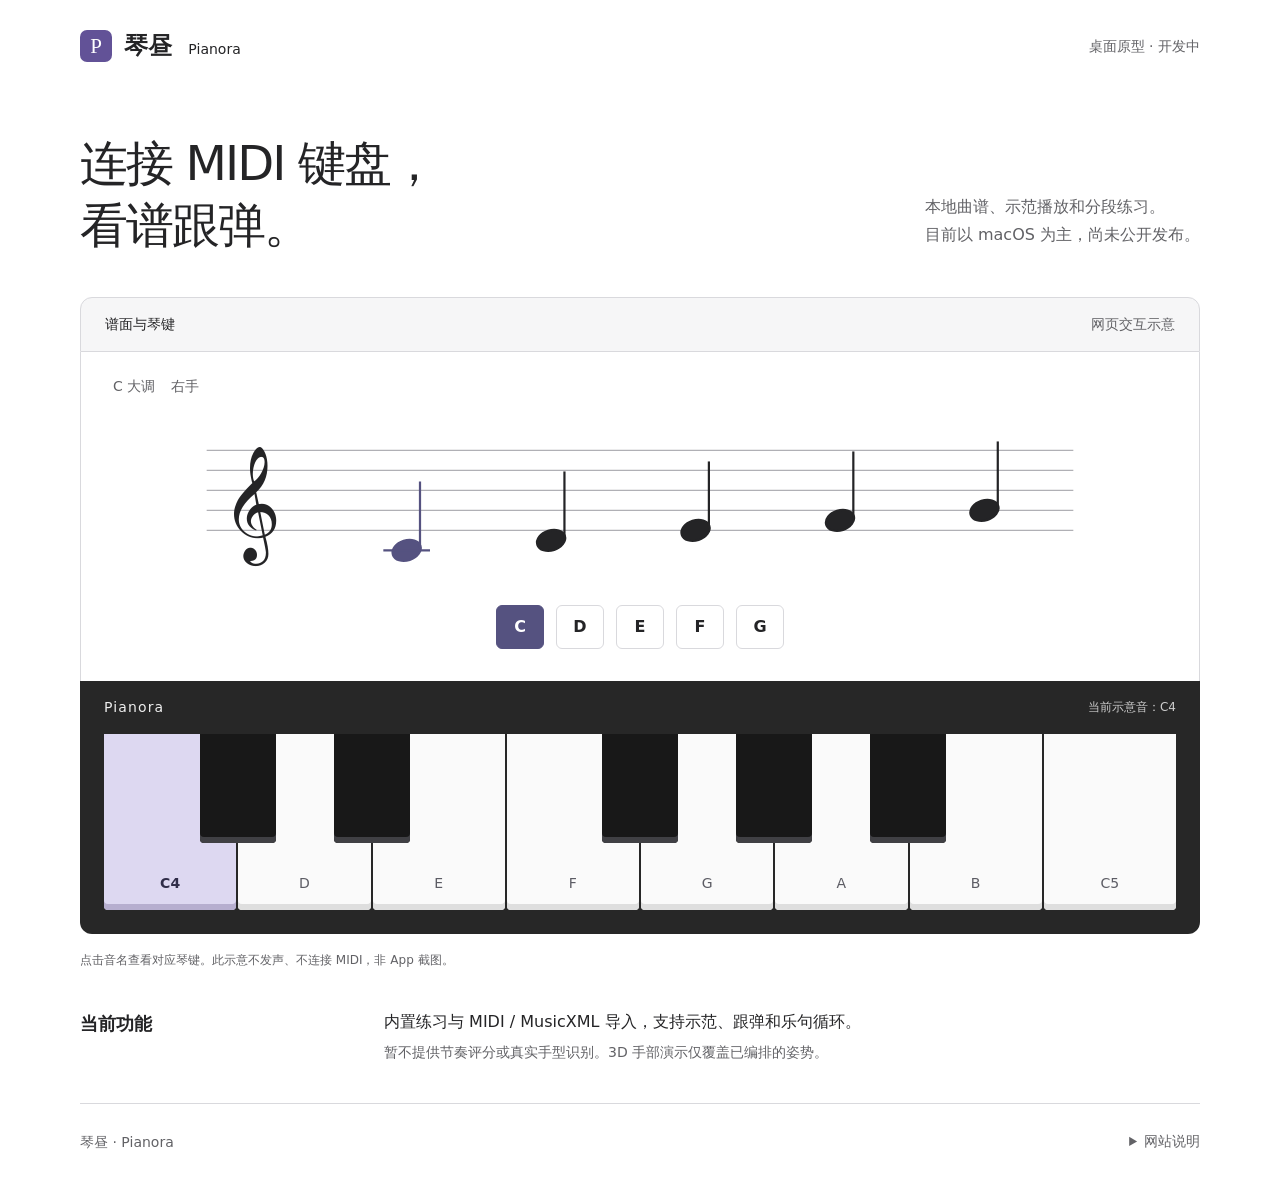
<file: website/index.html>
<!doctype html>
<html lang="zh-CN">
<head>
<meta charset="utf-8">
<meta name="viewport" content="width=device-width,initial-scale=1">
<meta name="color-scheme" content="light dark">
<meta name="robots" content="noindex,follow">
<title>琴昼 Pianora · 钢琴练习</title>
<meta name="description" content="连接 MIDI 键盘，看谱跟弹。琴昼是开发中的本地桌面钢琴练习软件，尚未公开发布。">
<meta property="og:title" content="琴昼 Pianora · 钢琴练习">
<meta property="og:description" content="连接 MIDI 键盘，看谱跟弹。桌面原型，开发中。">
<meta property="og:type" content="website">
<link rel="icon" href="icon.svg" type="image/svg+xml">
<link rel="stylesheet" href="style.css?v=2">
<script src="site.js?v=2" defer></script>
</head>
<body>
<a class="skip" href="#main">跳至正文</a>
<header><a class="brand" href="./" aria-current="page"><img src="icon.svg" alt="" width="32" height="32"><span>琴昼 <small>Pianora</small></span></a><span class="status">桌面原型 · 开发中</span></header>
<main id="main">
<section class="intro"><h1>连接 MIDI 键盘，<br>看谱跟弹。</h1><p>本地曲谱、示范播放和分段练习。<br>目前以 macOS 为主，尚未公开发布。</p></section>
<figure class="practice">
<div class="practice-heading"><span>谱面与琴键</span><span class="caption-label">网页交互示意</span></div>
<div class="score-area">
<div class="score-label"><span>C 大调</span><span>右手</span></div>
<svg class="score" viewBox="0 0 900 180" role="img" aria-label="C4、D4、E4、F4、G4 五个音符的谱面示意">
<g class="staff"><path d="M60 48H840 M60 66H840 M60 84H840 M60 102H840 M60 120H840"/></g>
<text x="74" y="126" class="clef">&#119070;</text>
<g class="score-note selected" data-note="C"><ellipse cx="240" cy="138" rx="13" ry="9" transform="rotate(-18 240 138)"/><path d="M252 136V76 M219 138H261"/></g>
<g class="score-note" data-note="D"><ellipse cx="370" cy="129" rx="13" ry="9" transform="rotate(-18 370 129)"/><path d="M382 127V67"/></g>
<g class="score-note" data-note="E"><ellipse cx="500" cy="120" rx="13" ry="9" transform="rotate(-18 500 120)"/><path d="M512 118V58"/></g>
<g class="score-note" data-note="F"><ellipse cx="630" cy="111" rx="13" ry="9" transform="rotate(-18 630 111)"/><path d="M642 109V49"/></g>
<g class="score-note" data-note="G"><ellipse cx="760" cy="102" rx="13" ry="9" transform="rotate(-18 760 102)"/><path d="M772 100V40"/></g>
</svg>
<div class="note-picker" role="group" aria-label="选择示意音符">
<button type="button" data-note="C" aria-pressed="true">C</button>
<button type="button" data-note="D" aria-pressed="false">D</button>
<button type="button" data-note="E" aria-pressed="false">E</button>
<button type="button" data-note="F" aria-pressed="false">F</button>
<button type="button" data-note="G" aria-pressed="false">G</button>
</div>
</div>
<div class="instrument">
<div class="instrument-label"><span>Pianora</span><output id="current-note" aria-live="polite">当前示意音：C4</output></div>
<div class="keyboard" role="img" aria-label="一组钢琴琴键，当前高亮 C4">
<div class="white selected" data-note="C"><span>C4</span></div><div class="white" data-note="D"><span>D</span></div><div class="white" data-note="E"><span>E</span></div><div class="white" data-note="F"><span>F</span></div><div class="white" data-note="G"><span>G</span></div><div class="white"><span>A</span></div><div class="white"><span>B</span></div><div class="white"><span>C5</span></div>
<i class="black b1"></i><i class="black b2"></i><i class="black b3"></i><i class="black b4"></i><i class="black b5"></i>
</div>
</div>
<figcaption>点击音名查看对应琴键。此示意不发声、不连接 MIDI，非 App 截图。</figcaption>
</figure>
<section class="current" aria-label="当前功能与进度">
<h2>当前功能</h2>
<div><p>内置练习与 MIDI / MusicXML 导入，支持示范、跟弹和乐句循环。</p><p class="muted">暂不提供节奏评分或真实手型识别。3D 手部演示仅覆盖已编排的姿势。</p></div>
</section>
</main>
<footer><span>琴昼 · Pianora</span><details><summary>网站说明</summary><p>本页为开发预览，无统计、表单或账户功能。上述交互只用于解释谱面与琴键关系。</p></details></footer>
</body>
</html>
</file>
<file: website/style.css>
:root { color-scheme: light dark; --bg: #fff; --ink: #242426; --muted: #626266; --line: #d9d9dd; --surface: #f6f6f7; --accent: #555280; --active: #ddd8f1; }
* { box-sizing: border-box; }
body { margin: 0; background: var(--bg); color: var(--ink); font: 16px/1.5 Manrope, system-ui, -apple-system, "PingFang SC", sans-serif; }
header, main, footer { width: min(1120px, calc(100% - 80px)); margin: auto; }
header { display: flex; align-items: center; justify-content: space-between; gap: 24px; padding: 24px 0; }
a { color: inherit; text-underline-offset: 4px; }
a:hover { color: var(--accent); }
a:focus-visible, button:focus-visible, summary:focus-visible { outline: 3px solid var(--accent); outline-offset: 5px; }
.brand { display: flex; align-items: center; gap: 12px; text-decoration: none; min-height: 44px; font-size: 24px; line-height: 32px; font-weight: 600; }
.brand small { font-size: 14px; line-height: 20px; font-weight: 400; margin-left: 8px; }
.status, .caption-label { color: var(--muted); font-size: 14px; line-height: 20px; }
.skip { position: fixed; top: -80px; left: 16px; z-index: 5; background: var(--bg); padding: 12px; }
.skip:focus { top: 16px; }
h1, h2, p { margin: 0; }
h1, h2 { text-wrap: balance; }
p { text-wrap: pretty; }
.intro { display: flex; justify-content: space-between; gap: 40px; align-items: end; padding: 40px 0; }
h1 { font-size: 48px; line-height: 1.3; letter-spacing: -.04em; font-weight: 500; }
.intro p { color: var(--muted); line-height: 28px; padding-bottom: 8px; }
.practice { margin: 0; }
.practice-heading { display: flex; justify-content: space-between; gap: 16px; padding: 16px 24px; border: 1px solid var(--line); border-radius: 12px 12px 0 0; background: var(--surface); font-size: 14px; }
.score-area { border-left: 1px solid var(--line); border-right: 1px solid var(--line); padding: 24px 32px 32px; }
.score-label { display: flex; gap: 16px; color: var(--muted); font-size: 14px; }
.score { width: 100%; height: auto; display: block; max-height: 200px; margin: 0 0 8px; }
.staff { stroke: #b0b0b5; stroke-width: 1; fill: none; }
.clef { fill: var(--ink); font: 90px "Apple Symbols", "Noto Music", serif; }
.score-note { fill: var(--ink); stroke: var(--ink); stroke-width: 2; }
.score-note.selected { fill: var(--accent); stroke: var(--accent); }
.note-picker { display: flex; justify-content: center; gap: 12px; }
.note-picker button { color: var(--ink); background: var(--bg); border: 1px solid var(--line); border-radius: 6px; min-width: 48px; min-height: 44px; padding: 8px 12px; font-family: inherit; font-size: 16px; line-height: 24px; font-weight: 600; cursor: pointer; transition: background .15s cubic-bezier(.2,.7,.3,1); }
.note-picker button:hover { background: var(--surface); }
.note-picker button[aria-pressed="true"] { background: var(--accent); color: #fff; border-color: var(--accent); }
.note-picker button:active { transform: translateY(1px); }
.instrument { background: #272727; padding: 16px 24px 24px; border-radius: 0 0 12px 12px; }
.instrument-label { display: flex; align-items: center; justify-content: space-between; gap: 16px; padding-bottom: 16px; color: #eee; font-size: 14px; }
.instrument-label > span { letter-spacing: .08em; }
#current-note { color: #ccc; font-size: 12px; line-height: 16px; }
.keyboard { display: flex; position: relative; gap: 2px; height: 176px; }
.white { flex: 1; position: relative; background: #fafafa; border-radius: 0 0 4px 4px; box-shadow: inset 0 -6px #dedede; }
.white span { position: absolute; bottom: 16px; left: 0; right: 0; text-align: center; color: #5c5c64; font-size: 14px; }
.white.selected { background: var(--active); box-shadow: inset 0 -6px #b6aecf; }
.white.selected span { color: #302d49; font-weight: 700; }
.black { position: absolute; top: 0; width: 7%; height: 62%; background: #181818; border-radius: 0 0 4px 4px; box-shadow: inset 0 -6px #404044; }
.b1 { left: 9%; }.b2 { left: 21.5%; }.b3 { left: 46.5%; }.b4 { left: 59%; }.b5 { left: 71.5%; }
figcaption { font-size: 12px; line-height: 20px; color: var(--muted); padding-top: 16px; }
.current { display: grid; grid-template-columns: 1fr 3fr; gap: 32px; padding: 40px 0; }
.current h2 { font-size: 18px; line-height: 28px; font-weight: 600; }
.current p + p { margin-top: 8px; }
.muted { color: var(--muted); font-size: 14px; }
footer { border-top: 1px solid var(--line); display: flex; justify-content: space-between; align-items: start; gap: 24px; padding: 16px 0 24px; color: var(--muted); font-size: 14px; }
footer > span { line-height: 44px; }
details { max-width: 420px; }
summary { min-height: 44px; align-content: center; cursor: pointer; }
details p { padding: 8px 0; }
@media (max-width: 700px) {
header, main, footer { width: calc(100% - 40px); }
header { gap: 16px; padding: 16px 0; }
.brand { font-size: 20px; }
.brand small, .status { font-size: 12px; }
.intro { display: block; padding: 32px 0; }
h1 { font-size: 36px; line-height: 48px; }
.intro p { margin-top: 16px; font-size: 14px; line-height: 24px; padding: 0; }
.score-area { padding: 16px 8px 24px; }
.score-label { padding: 0 8px; }
.score { margin: 16px 0; }
.practice-heading { padding: 12px 16px; }
.caption-label { font-size: 12px; }
.instrument { padding: 16px 12px; }
.keyboard { height: 128px; }
.white span { font-size: 12px; bottom: 12px; }
.note-picker { gap: 8px; }
.current { grid-template-columns: 1fr; gap: 12px; padding: 32px 0; }
footer { flex-wrap: wrap; gap: 0; }
}
@media (prefers-color-scheme: dark) {
:root { --bg: #181818; --ink: #f0f0f2; --muted: #b8b8c0; --line: #49494d; --surface: #272727; --accent: #bfb6e7; }
.note-picker button[aria-pressed="true"] { color: #252136; }
}
@media (prefers-reduced-motion: reduce) { * { transition: none !important; } }
</file>
